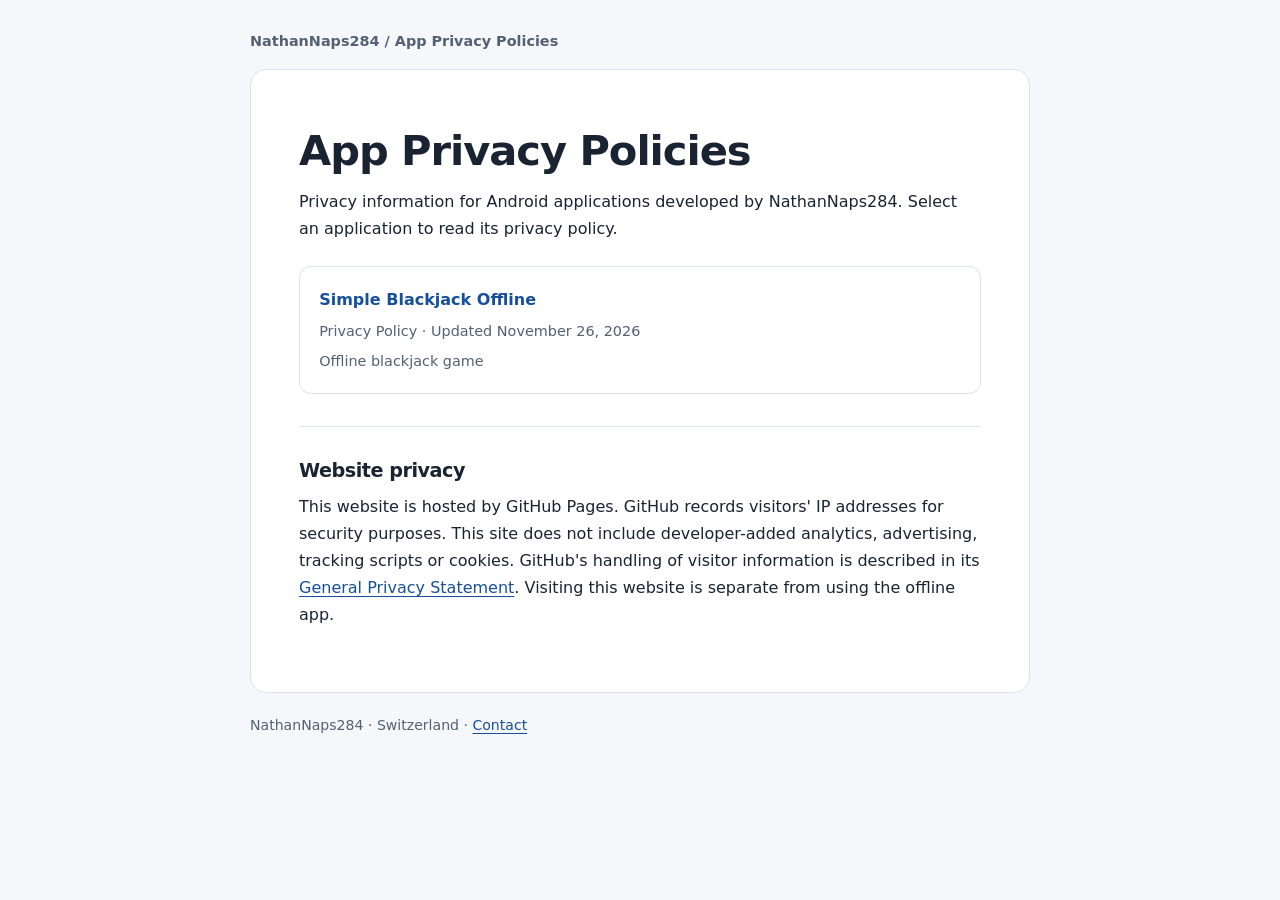
<file: index.html>
<!doctype html>
<html lang="en">
<head>
<meta charset="utf-8">
<meta name="viewport" content="width=device-width, initial-scale=1">
<title>App Privacy Policies — NathanNaps284</title>
<link rel="stylesheet" href="style.css">
</head>
<body>
<header>NathanNaps284 / App Privacy Policies</header>
<main><h1>App Privacy Policies</h1><p>Privacy information for Android applications developed by NathanNaps284. Select an application to read its privacy policy.</p><a class="app-card" href="simple-blackjack/"><strong>Simple Blackjack Offline</strong><span>Privacy Policy · Updated November 26, 2026</span><span>Offline blackjack game</span></a><hr><h2>Website privacy</h2><p>This website is hosted by GitHub Pages. GitHub records visitors' IP addresses for security purposes. This site does not include developer-added analytics, advertising, tracking scripts or cookies. GitHub's handling of visitor information is described in its <a href="https://docs.github.com/en/site-policy/privacy-policies/github-general-privacy-statement">General Privacy Statement</a>. Visiting this website is separate from using the offline app.</p></main>
<footer>NathanNaps284 · Switzerland · <a href="mailto:naps284.dev@gmail.com">Contact</a></footer>
</body>
</html>
</file>
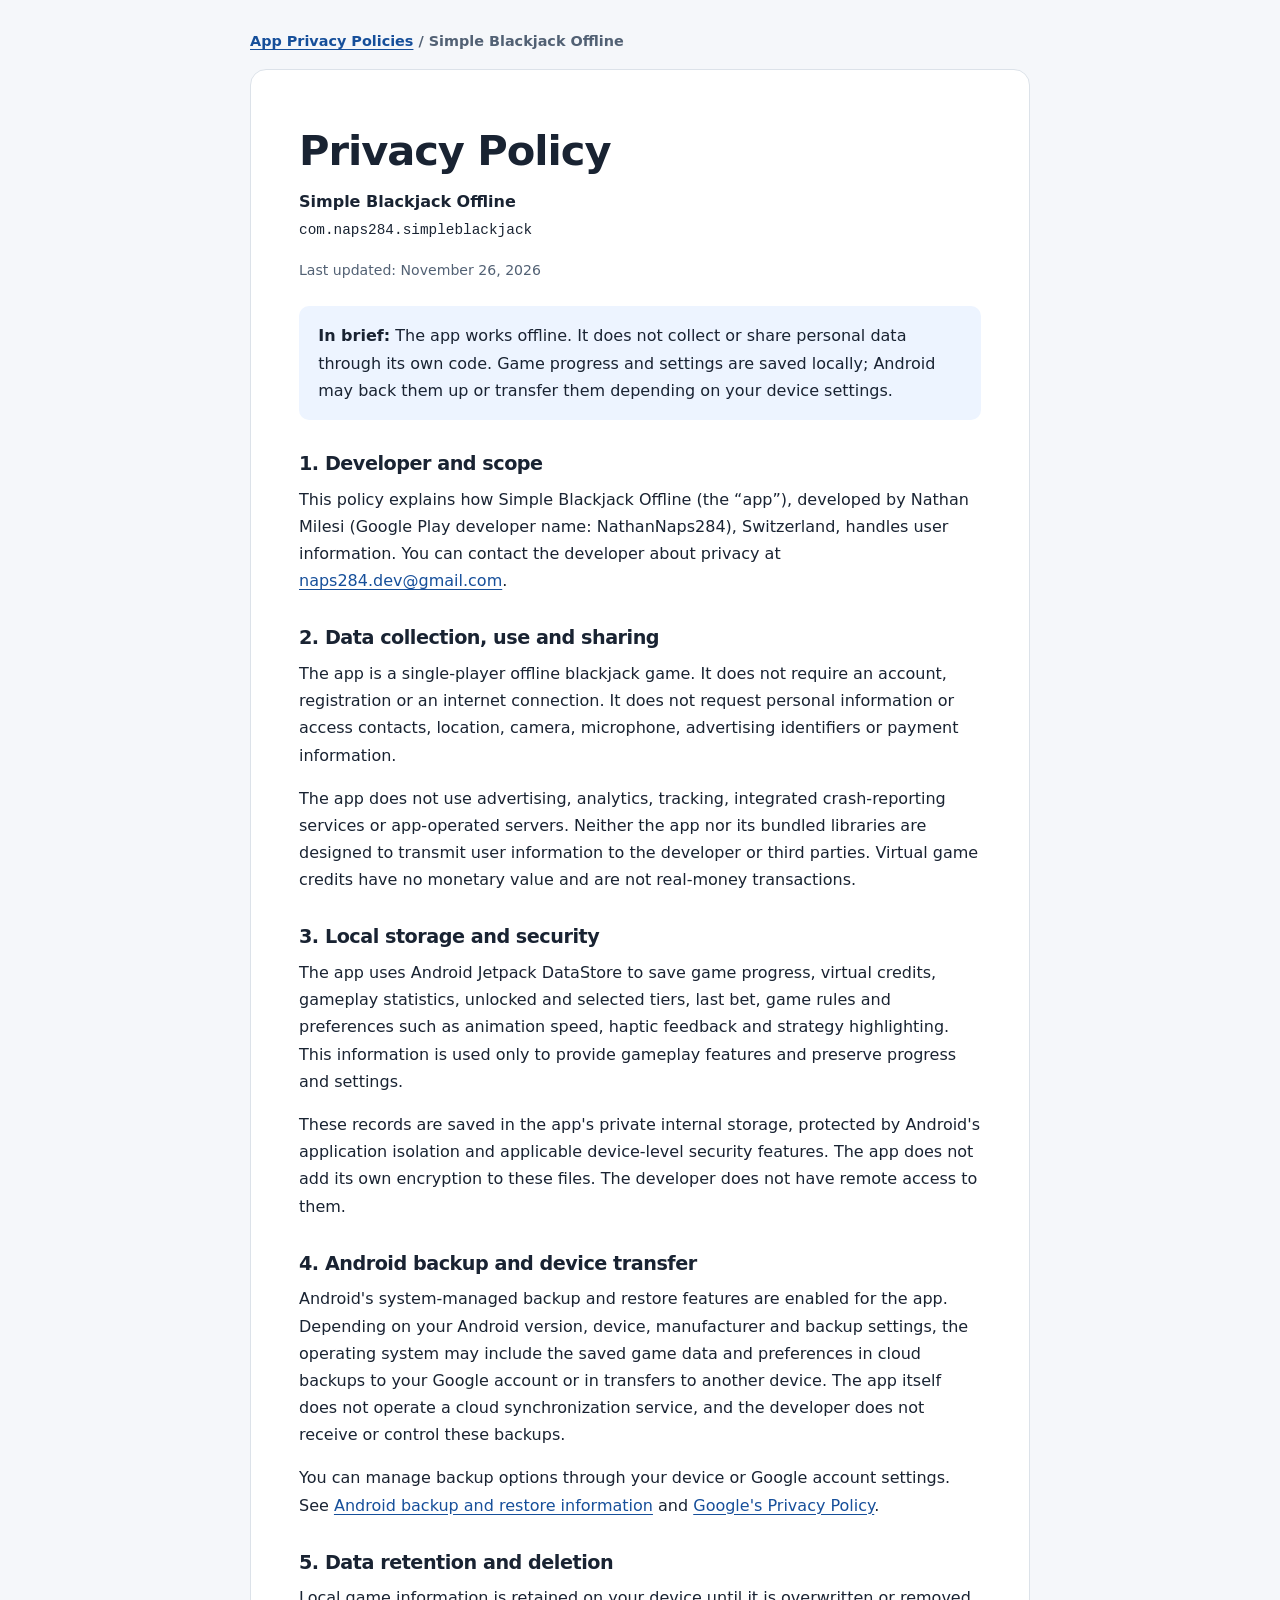
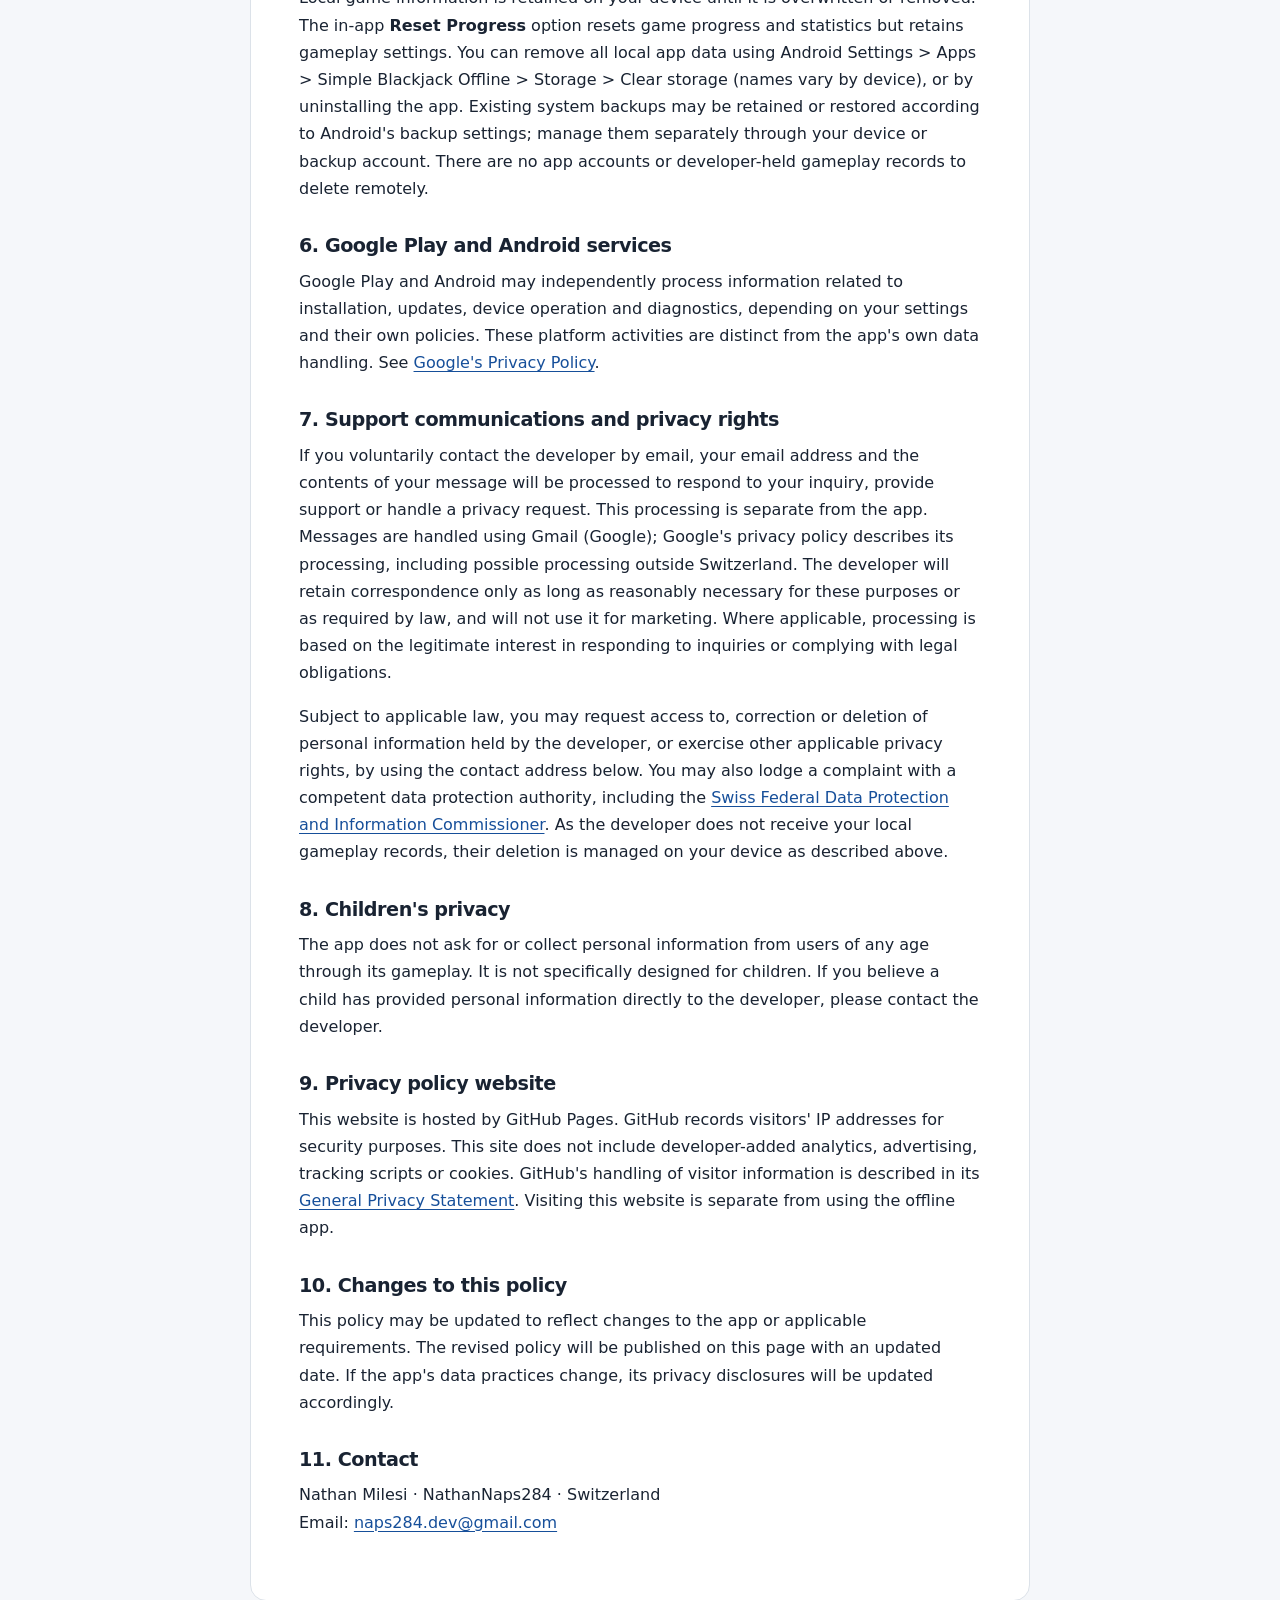
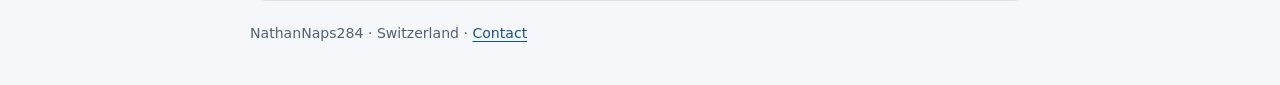
<file: simple-blackjack/index.html>
<!doctype html>
<html lang="en">
<head>
<meta charset="utf-8">
<meta name="viewport" content="width=device-width, initial-scale=1">
<title>Privacy Policy — Simple Blackjack Offline</title>
<link rel="stylesheet" href="../style.css">
</head>
<body>
<header><a href="../">App Privacy Policies</a> / Simple Blackjack Offline</header>
<main><h1>Privacy Policy</h1>
<p><strong>Simple Blackjack Offline</strong><br><code>com.naps284.simpleblackjack</code></p>
<p class="meta">Last updated: November 26, 2026</p>
<div class="summary"><p><strong>In brief:</strong> The app works offline. It does not collect or share personal data through its own code. Game progress and settings are saved locally; Android may back them up or transfer them depending on your device settings.</p></div>
<h2>1. Developer and scope</h2>
<p>This policy explains how Simple Blackjack Offline (the “app”), developed by Nathan Milesi (Google Play developer name: NathanNaps284), Switzerland, handles user information. You can contact the developer about privacy at <a href="mailto:naps284.dev@gmail.com">naps284.dev@gmail.com</a>.</p>
<h2>2. Data collection, use and sharing</h2>
<p>The app is a single-player offline blackjack game. It does not require an account, registration or an internet connection. It does not request personal information or access contacts, location, camera, microphone, advertising identifiers or payment information.</p>
<p>The app does not use advertising, analytics, tracking, integrated crash-reporting services or app-operated servers. Neither the app nor its bundled libraries are designed to transmit user information to the developer or third parties. Virtual game credits have no monetary value and are not real-money transactions.</p>
<h2>3. Local storage and security</h2>
<p>The app uses Android Jetpack DataStore to save game progress, virtual credits, gameplay statistics, unlocked and selected tiers, last bet, game rules and preferences such as animation speed, haptic feedback and strategy highlighting. This information is used only to provide gameplay features and preserve progress and settings.</p>
<p>These records are saved in the app's private internal storage, protected by Android's application isolation and applicable device-level security features. The app does not add its own encryption to these files. The developer does not have remote access to them.</p>
<h2>4. Android backup and device transfer</h2>
<p>Android's system-managed backup and restore features are enabled for the app. Depending on your Android version, device, manufacturer and backup settings, the operating system may include the saved game data and preferences in cloud backups to your Google account or in transfers to another device. The app itself does not operate a cloud synchronization service, and the developer does not receive or control these backups.</p>
<p>You can manage backup options through your device or Google account settings. See <a href="https://support.google.com/android/answer/2819582">Android backup and restore information</a> and <a href="https://policies.google.com/privacy">Google's Privacy Policy</a>.</p>
<h2>5. Data retention and deletion</h2>
<p>Local game information is retained on your device until it is overwritten or removed. The in-app <strong>Reset Progress</strong> option resets game progress and statistics but retains gameplay settings. You can remove all local app data using Android Settings &gt; Apps &gt; Simple Blackjack Offline &gt; Storage &gt; Clear storage (names vary by device), or by uninstalling the app. Existing system backups may be retained or restored according to Android's backup settings; manage them separately through your device or backup account. There are no app accounts or developer-held gameplay records to delete remotely.</p>
<h2>6. Google Play and Android services</h2>
<p>Google Play and Android may independently process information related to installation, updates, device operation and diagnostics, depending on your settings and their own policies. These platform activities are distinct from the app's own data handling. See <a href="https://policies.google.com/privacy">Google's Privacy Policy</a>.</p>
<h2>7. Support communications and privacy rights</h2>
<p>If you voluntarily contact the developer by email, your email address and the contents of your message will be processed to respond to your inquiry, provide support or handle a privacy request. This processing is separate from the app. Messages are handled using Gmail (Google); Google's privacy policy describes its processing, including possible processing outside Switzerland. The developer will retain correspondence only as long as reasonably necessary for these purposes or as required by law, and will not use it for marketing. Where applicable, processing is based on the legitimate interest in responding to inquiries or complying with legal obligations.</p>
<p>Subject to applicable law, you may request access to, correction or deletion of personal information held by the developer, or exercise other applicable privacy rights, by using the contact address below. You may also lodge a complaint with a competent data protection authority, including the <a href="https://www.edoeb.admin.ch/en">Swiss Federal Data Protection and Information Commissioner</a>. As the developer does not receive your local gameplay records, their deletion is managed on your device as described above.</p>
<h2>8. Children's privacy</h2>
<p>The app does not ask for or collect personal information from users of any age through its gameplay. It is not specifically designed for children. If you believe a child has provided personal information directly to the developer, please contact the developer.</p>
<h2>9. Privacy policy website</h2><p>This website is hosted by GitHub Pages. GitHub records visitors' IP addresses for security purposes. This site does not include developer-added analytics, advertising, tracking scripts or cookies. GitHub's handling of visitor information is described in its <a href="https://docs.github.com/en/site-policy/privacy-policies/github-general-privacy-statement">General Privacy Statement</a>. Visiting this website is separate from using the offline app.</p>
<h2>10. Changes to this policy</h2>
<p>This policy may be updated to reflect changes to the app or applicable requirements. The revised policy will be published on this page with an updated date. If the app's data practices change, its privacy disclosures will be updated accordingly.</p>
<h2>11. Contact</h2>
<p>Nathan Milesi · NathanNaps284 · Switzerland<br>Email: <a href="mailto:naps284.dev@gmail.com">naps284.dev@gmail.com</a></p></main>
<footer>NathanNaps284 · Switzerland · <a href="mailto:naps284.dev@gmail.com">Contact</a></footer>
</body>
</html>
</file>
<file: style.css>
:root{color-scheme:light dark;--bg:#f5f7fa;--paper:#fff;--ink:#192332;--muted:#526174;--line:#dce2e9;--accent:#164f9a;--soft:#edf4ff}
@media(prefers-color-scheme:dark){:root{--bg:#11161e;--paper:#19212c;--ink:#edf1f7;--muted:#aebbc9;--line:#354152;--accent:#9bc5ff;--soft:#222f43}}
*{box-sizing:border-box}body{margin:0;background:var(--bg);color:var(--ink);font:1rem/1.7 system-ui,-apple-system,BlinkMacSystemFont,"Segoe UI",sans-serif}a{color:var(--accent);text-underline-offset:3px;overflow-wrap:anywhere}a:focus-visible{outline:3px solid var(--accent);outline-offset:4px}header,main,footer{width:min(100% - 2rem,780px);margin-inline:auto}header{padding:1.8rem 0 1rem;color:var(--muted);font-size:.9rem;font-weight:600}main{background:var(--paper);border:1px solid var(--line);border-radius:16px;padding:clamp(1.2rem,4vw,3rem)}h1,h2{line-height:1.25;letter-spacing:-.025em}h1{font-size:clamp(1.8rem,5vw,2.6rem);margin:.4rem 0 .7rem}h2{font-size:1.2rem;margin:2rem 0 .5rem}p,ul{margin:.6rem 0 1rem}ul{padding-left:1.35rem}li+li{margin-top:.3rem}.meta,footer{color:var(--muted);font-size:.88rem}.summary{background:var(--soft);border-radius:10px;padding:1rem 1.2rem;margin:1.5rem 0}.summary p{margin:0}.app-card{display:block;border:1px solid var(--line);border-radius:12px;padding:1.2rem;margin-top:1.5rem;text-decoration:none}.app-card:hover{background:var(--soft)}.app-card strong,.app-card span{display:block}.app-card span{color:var(--muted);font-size:.9rem;margin-top:.35rem}footer{padding:1.3rem 0 2.5rem}code{font-size:.9em;overflow-wrap:anywhere}hr{border:0;border-top:1px solid var(--line);margin:2rem 0}@media print{body,main{background:white;color:black}main{border:0;padding:0}header,footer{color:#333}a{color:#111}}
</file>
